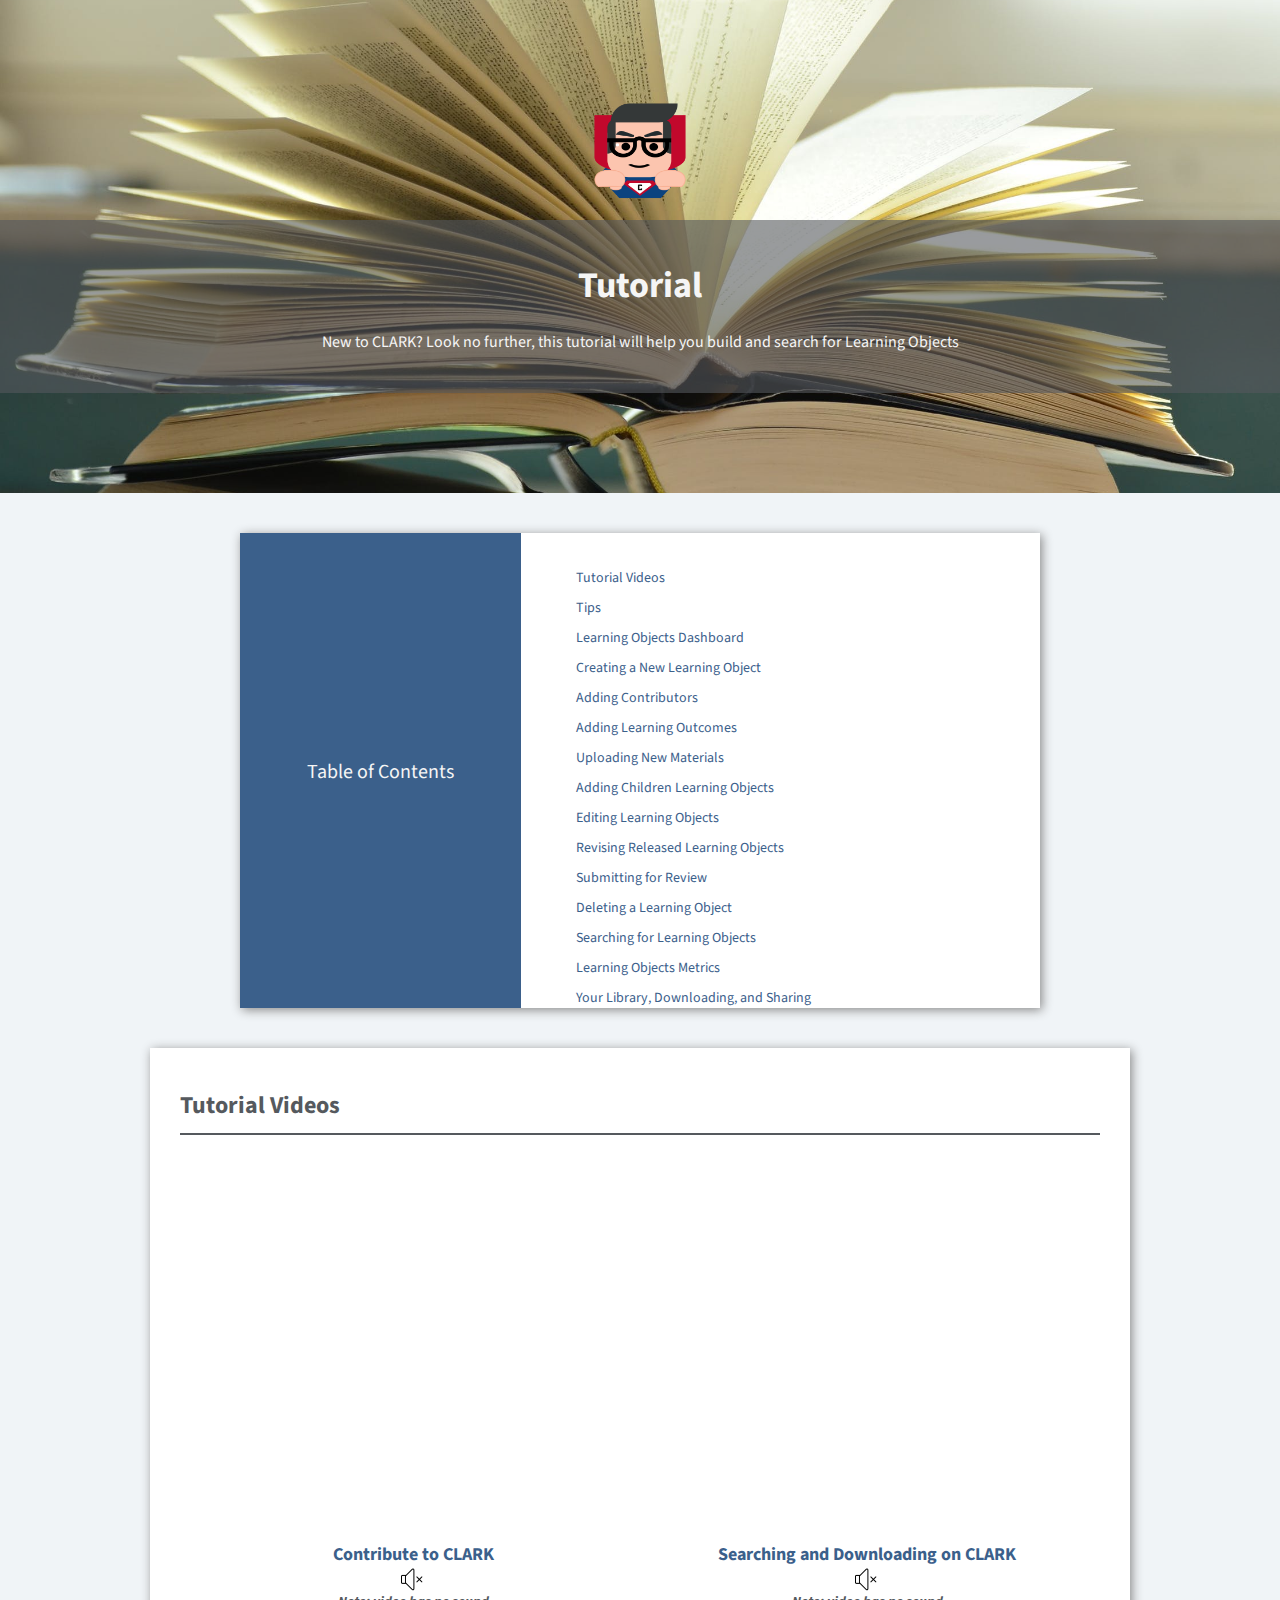
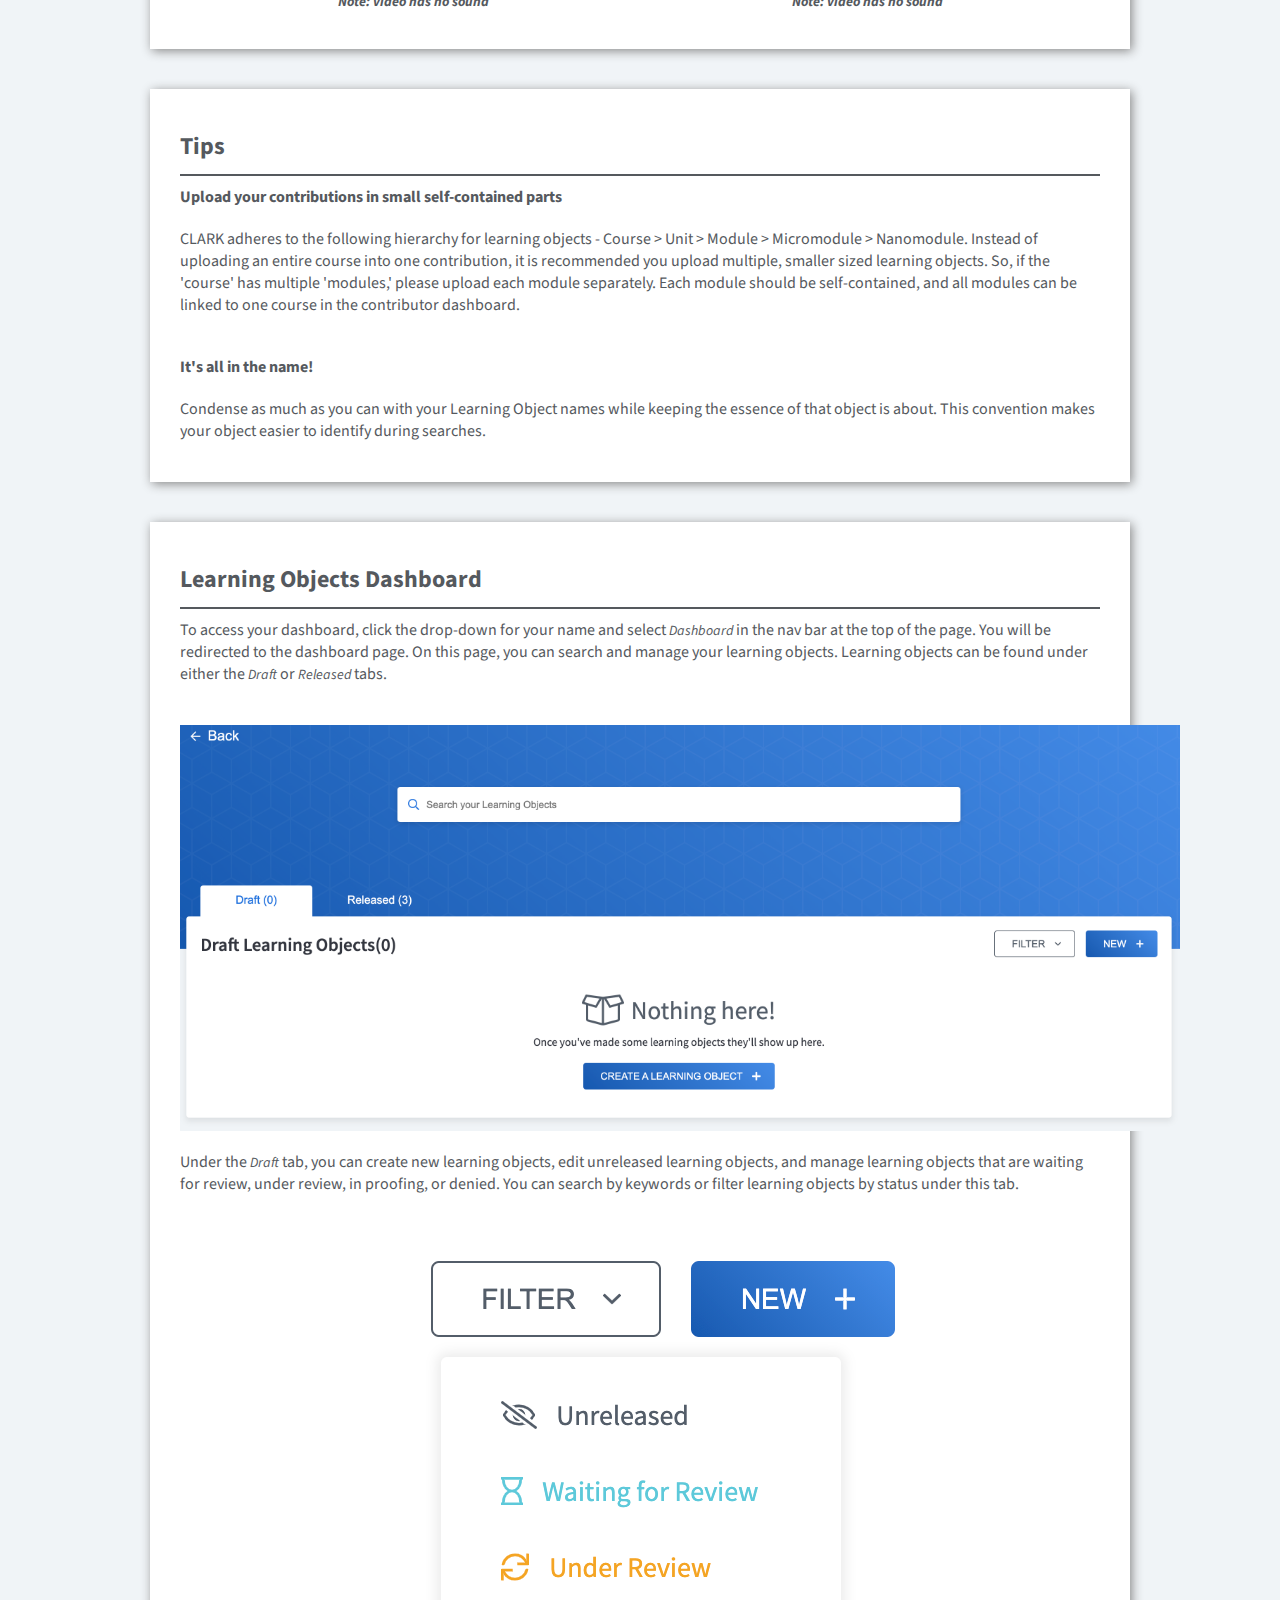
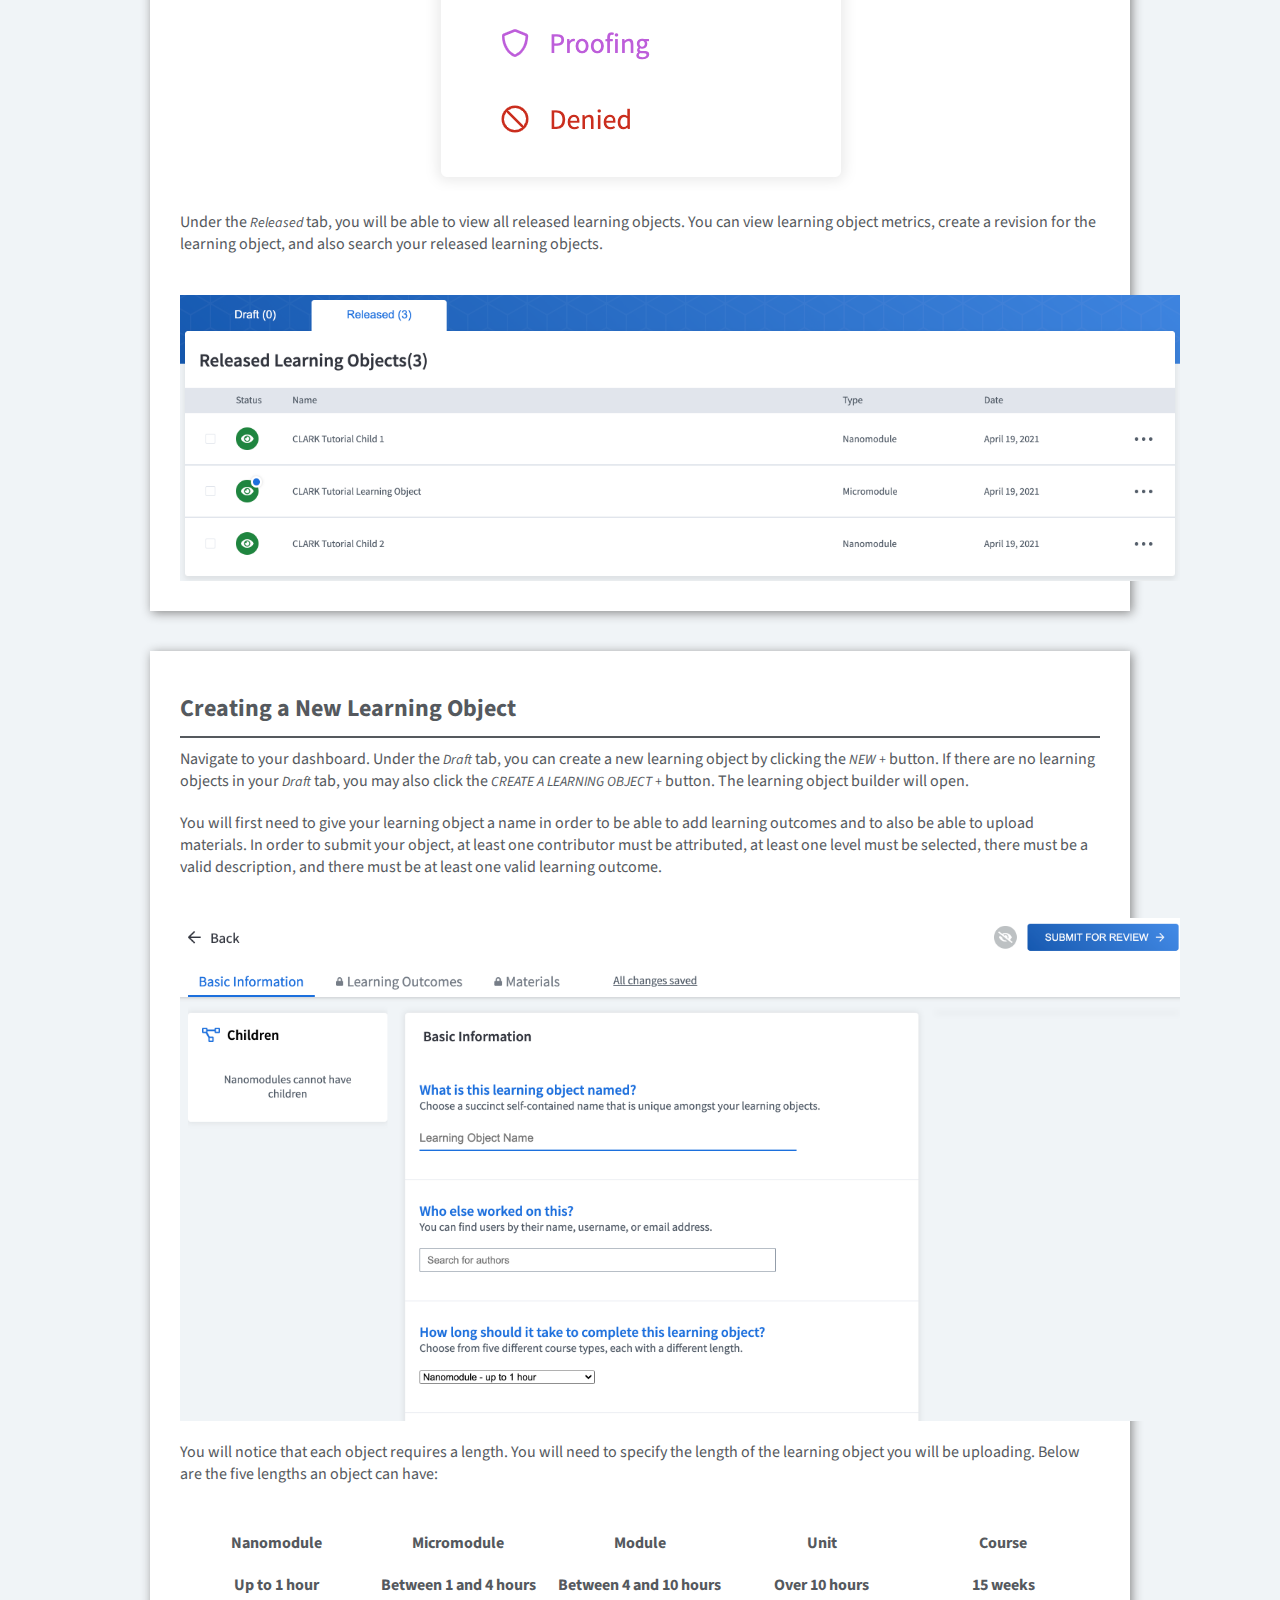
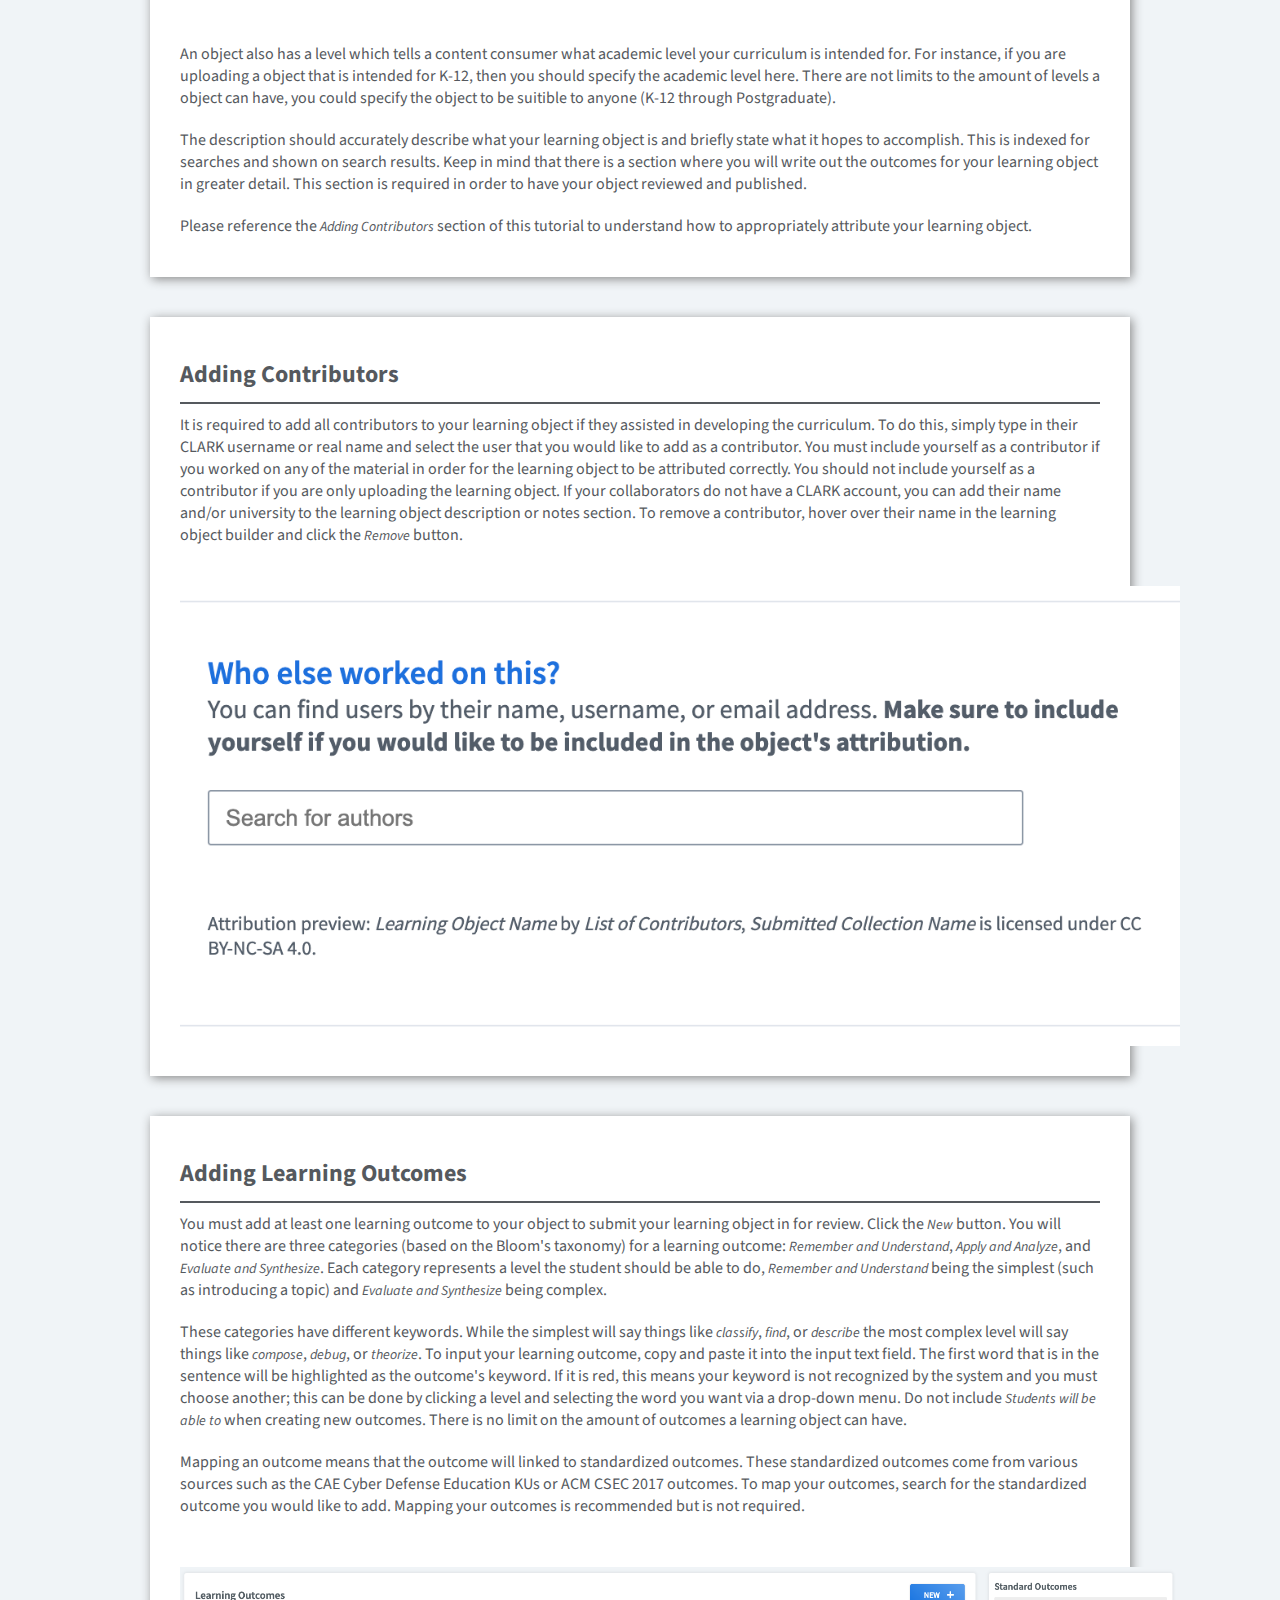
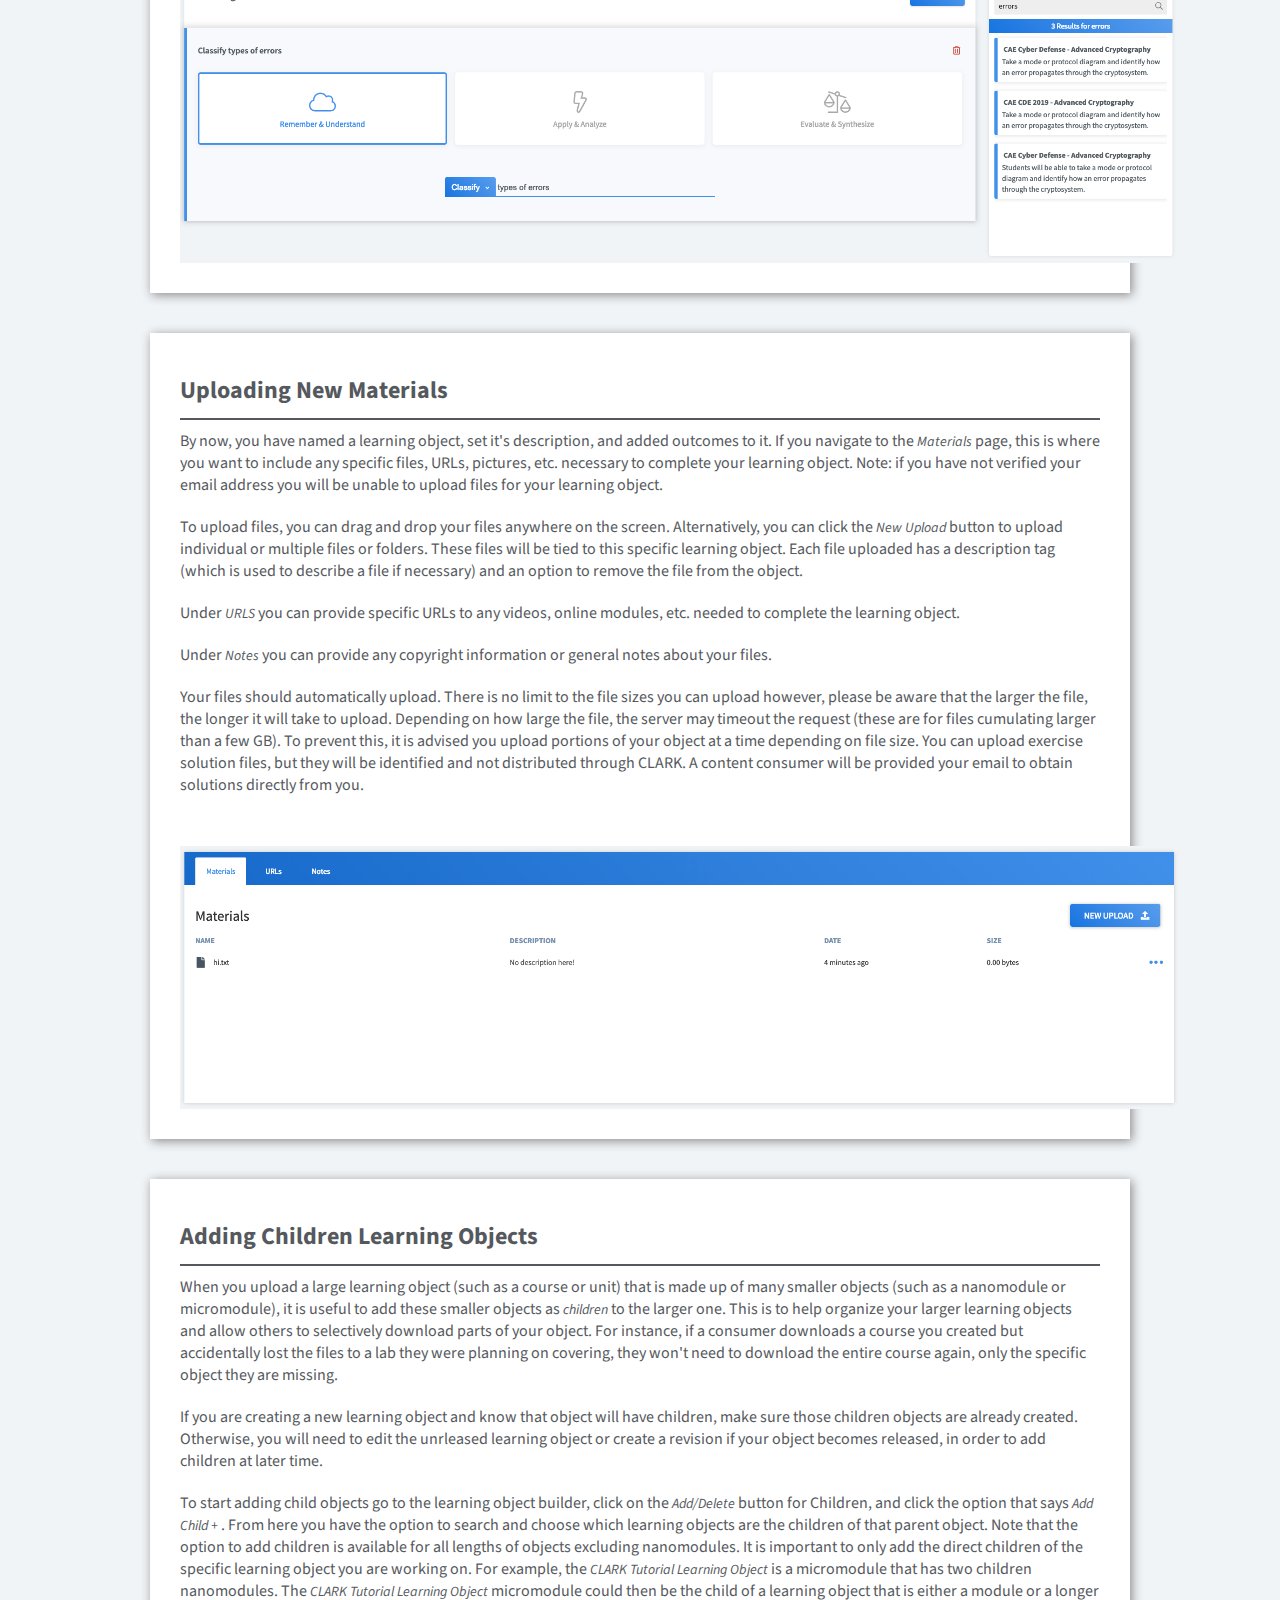
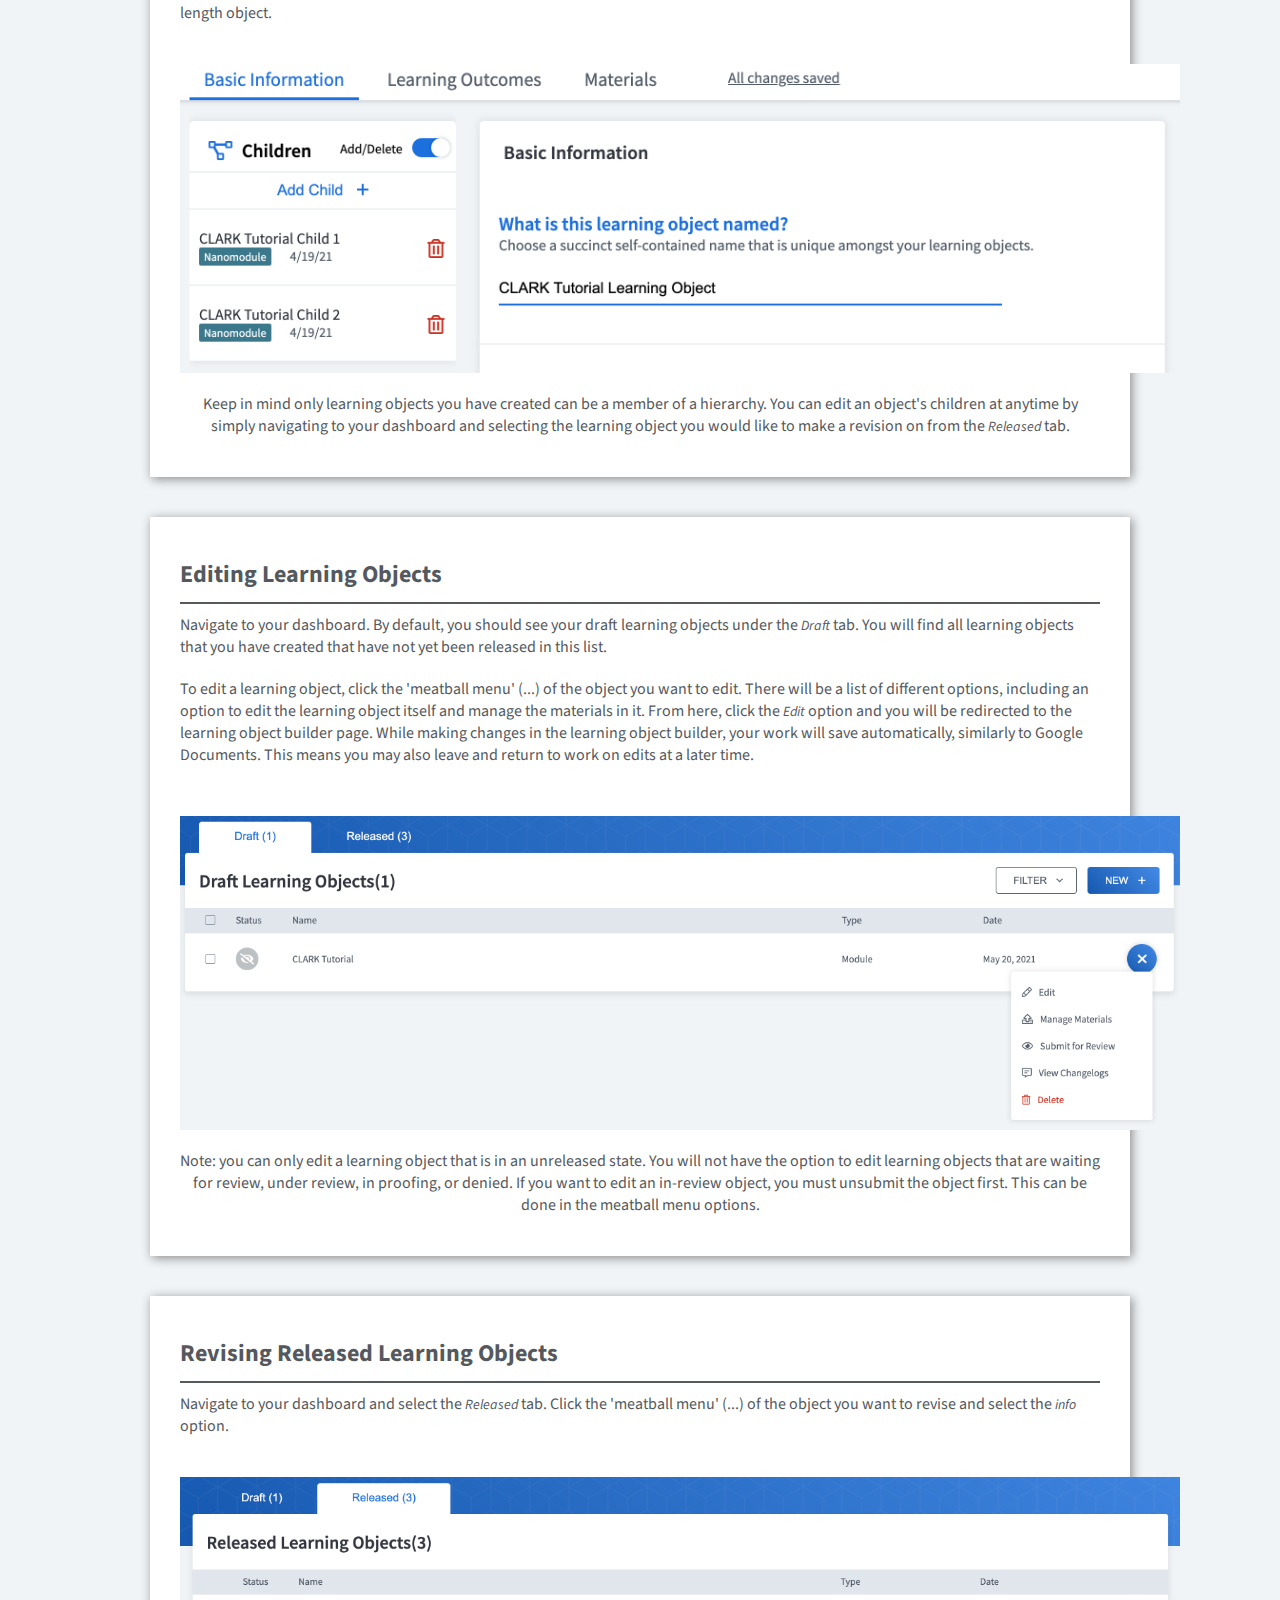
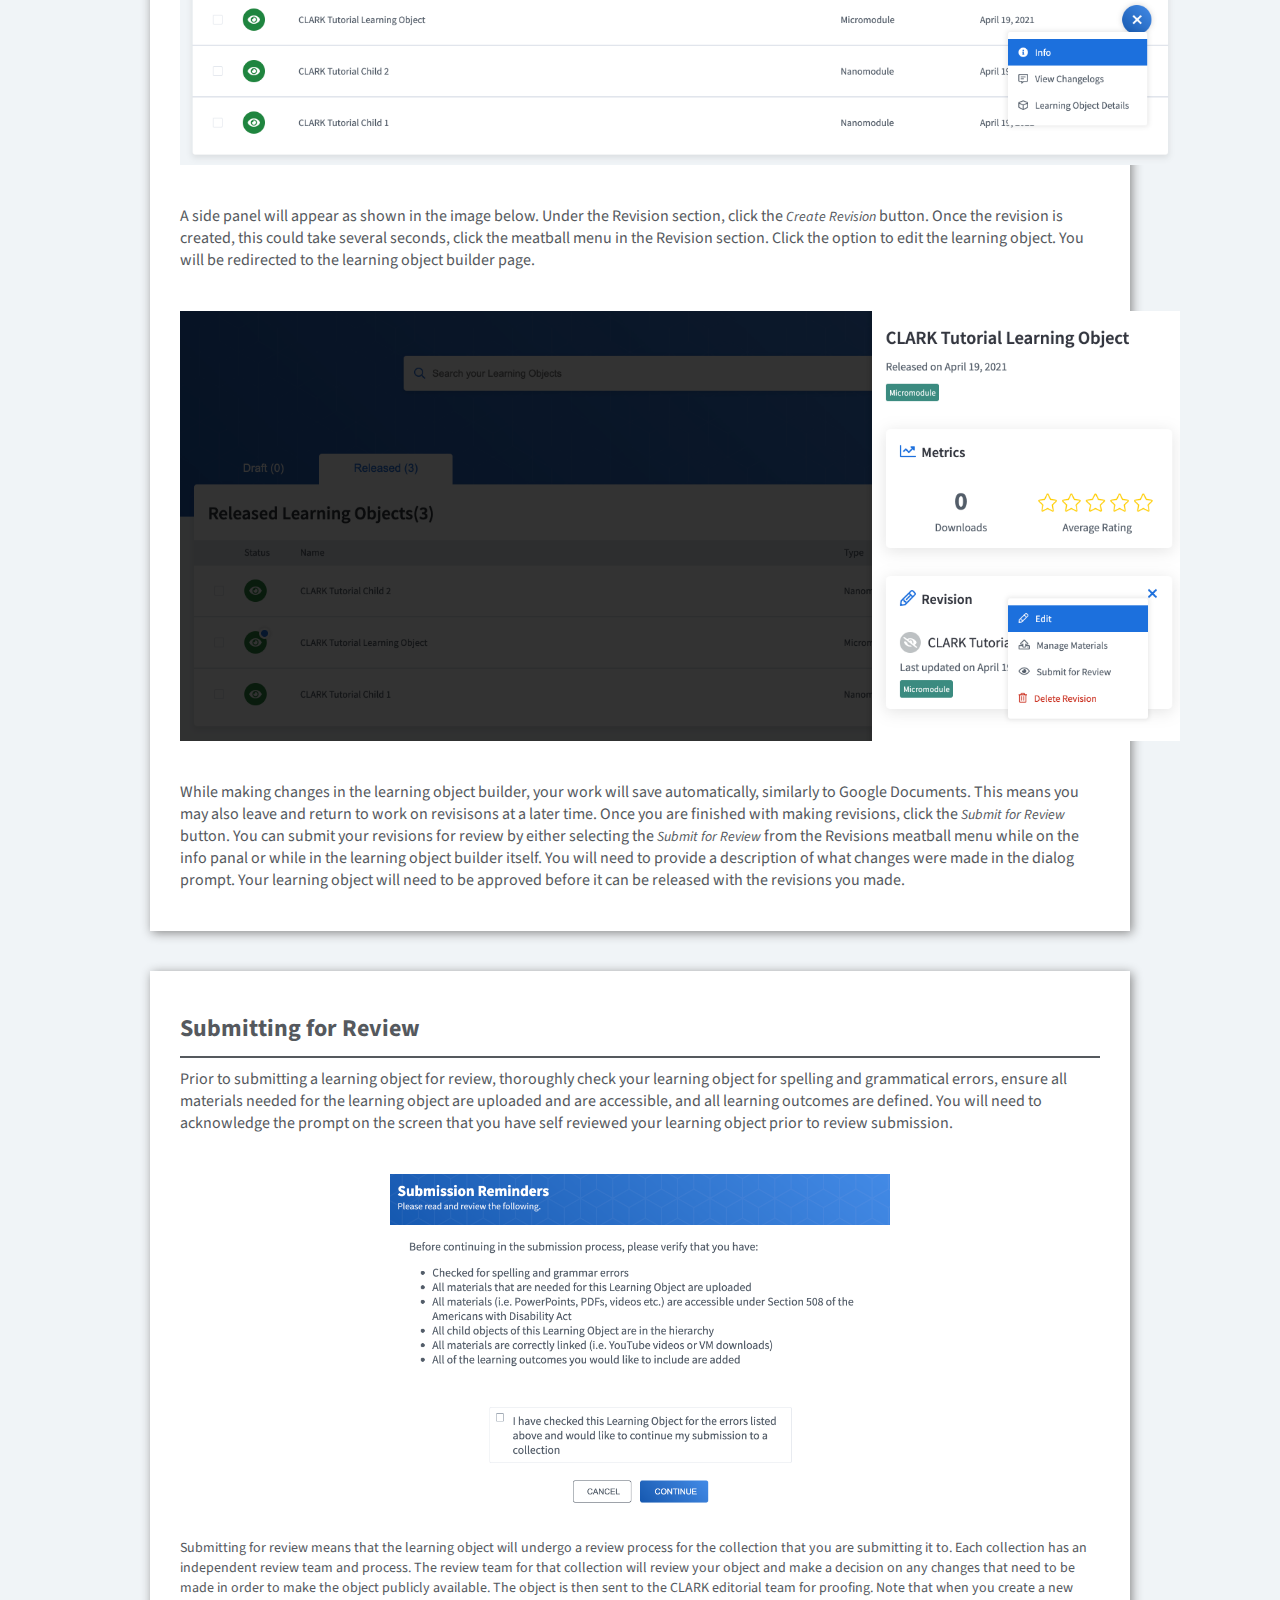
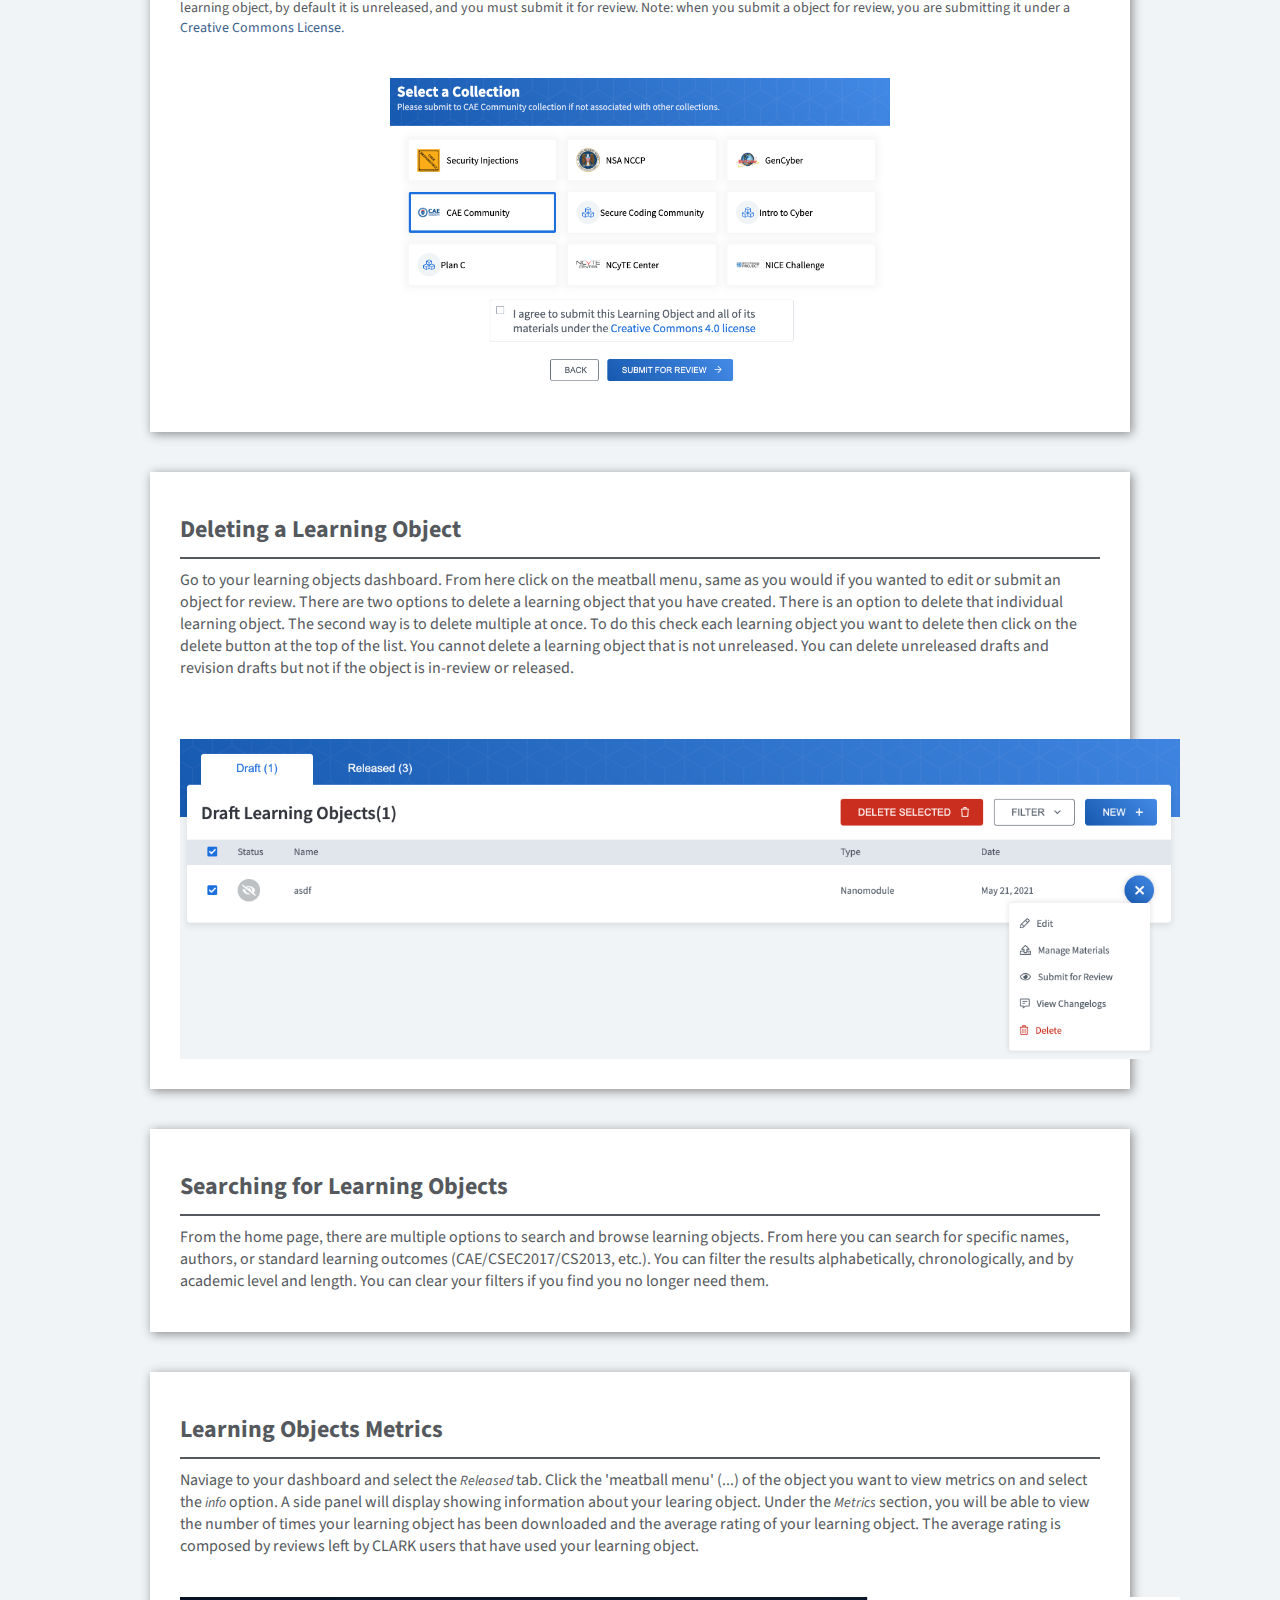
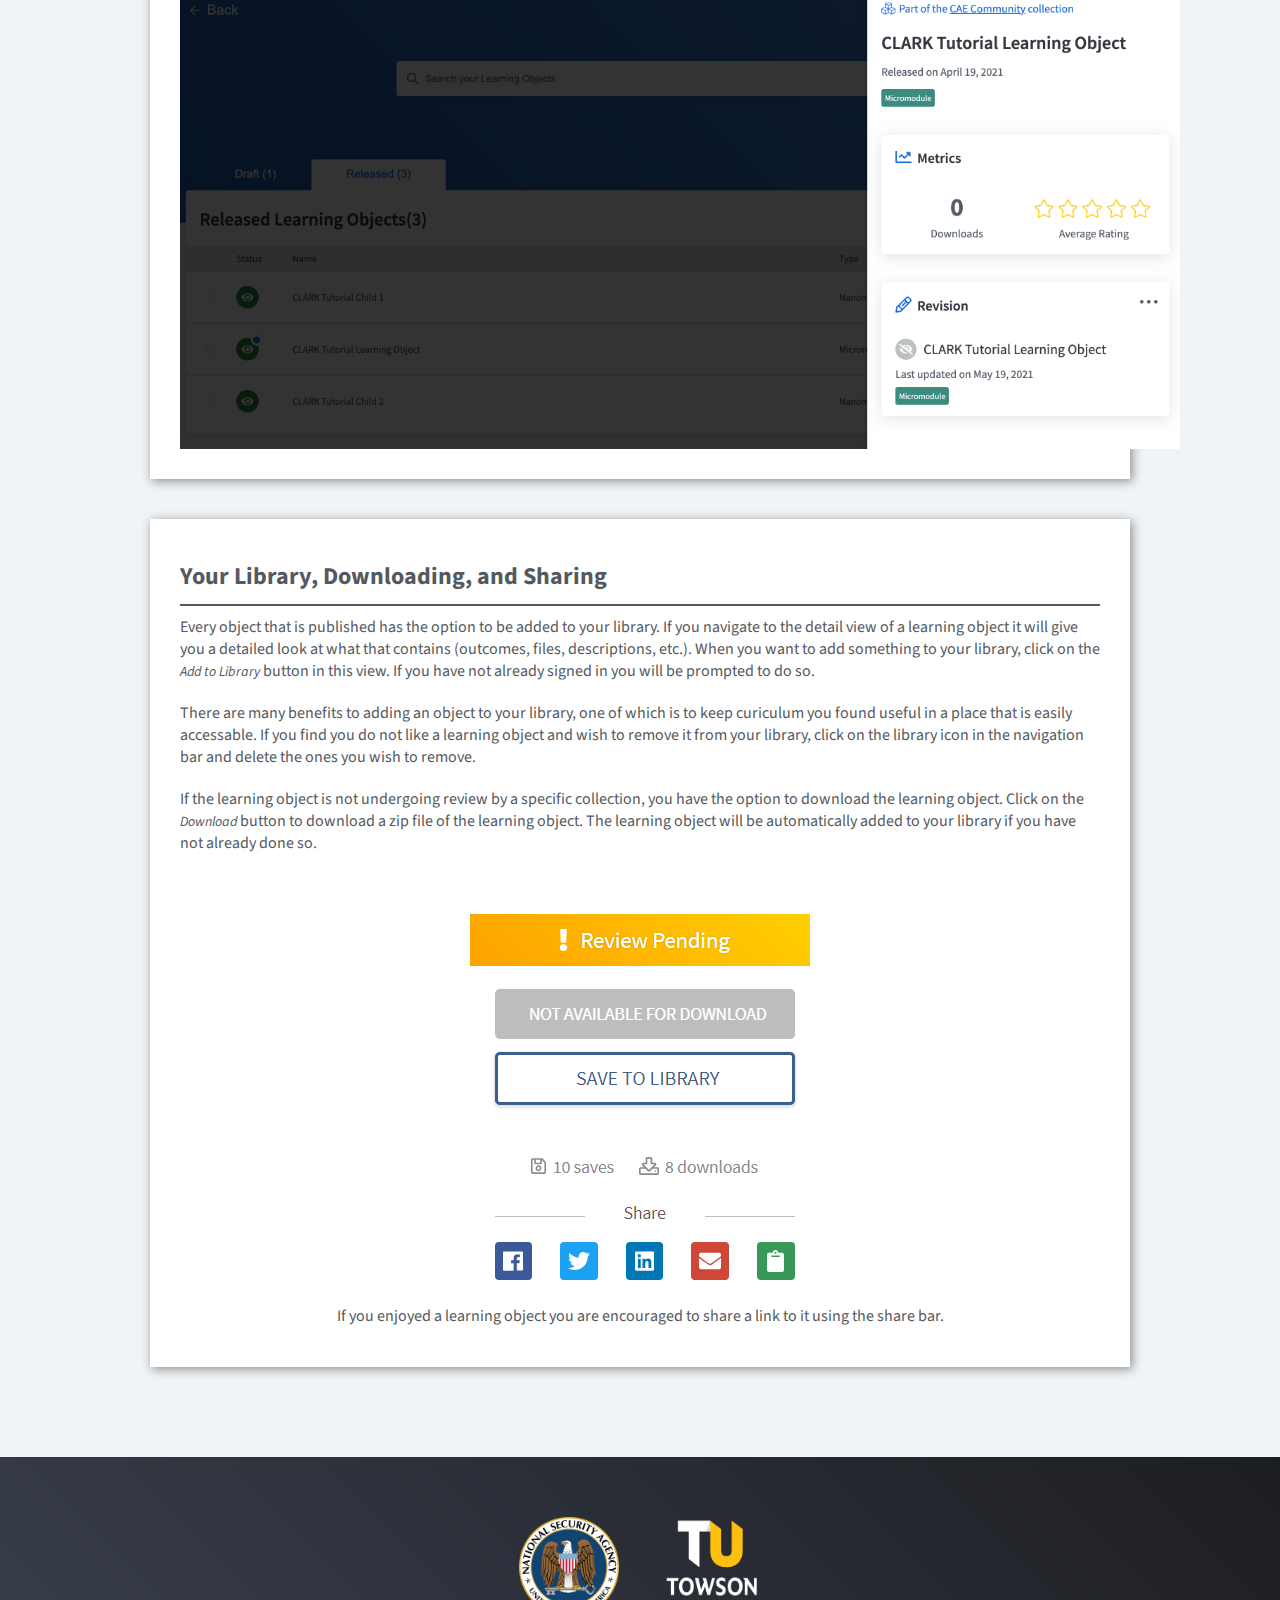
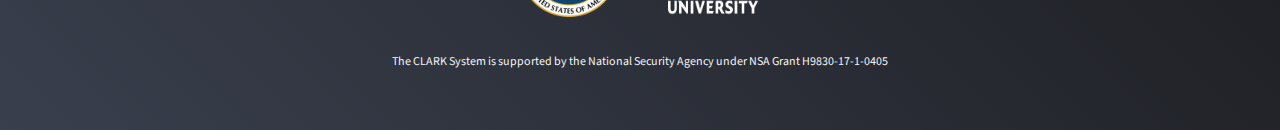
<file: index.html>
<html>
	<head>
		<link rel="stylesheet" href="./Resources/style.css">
		<link rel="icon" href="./Resources/Clark-Logo.png">
		<title>Tutorial</title>	
	</head>
	
	<body>
	
		<div class="header">
			<a href="https://clark.center/"><img src="./Resources/Clark-Logo.png" height="100" width="100" style="padding-bottom: 20px;"></a>
			<div class="header text_wrapper">
				<h1>Tutorial</h1>
				<p class="header">New to CLARK?  Look no further, this tutorial will help you build and search for Learning Objects</p>
			</div>
		</div>

		<div class="constraints">
			<br><br>

			<div class="table_contents_wrapper">
				<div class="title">
					Table of Contents
				</div>
				<div class="content">
					<a href="#Videos" class="tableOfContents">Tutorial Videos</a>
					<a href="#Tips" class="tableOfContents">Tips</a>
					<a href="#Users" class="tableOfContents">Learning Objects Dashboard</a>
					<a href="#Uploading" class="tableOfContents">Creating a New Learning Object</a>
					<a href="#Contributors" class="tableOfContents">Adding Contributors</a>
					<a href="#Outcomes" class="tableOfContents">Adding Learning Outcomes</a>
					<a href="#Materials" class="tableOfContents">Uploading New Materials</a>
					<a href="#Children" class="tableOfContents">Adding Children Learning Objects</a>
					<a href="#Editing" class="tableOfContents">Editing Learning Objects</a>
					<a href="#Revisions" class="tableOfContents">Revising Released Learning Objects</a>
					<a href="#Unpublishing" class="tableOfContents">Submitting for Review</a>
					<a href="#Deleting" class="tableOfContents">Deleting a Learning Object</a>
					<a href="#Searching" class="tableOfContents">Searching for Learning Objects</a>
					<a href="#Metrics" class="tableOfContents">Learning Objects Metrics</a>
					<a href="#Misc" class="tableOfContents">Your Library, Downloading, and Sharing</a>
				</div>
			</div>
			<br><br>
		
			<a name="Videos"><div class="section">
				<h2>Tutorial Videos</h2>
				<hr>
				<br>
				<table class="videos">
				<tr>
					<th class="videos">
						<iframe src="https://www.youtube.com/embed/Xf35kXT9jrk" frameborder="0" allow="accelerometer; autoplay; encrypted-media; gyroscope; picture-in-picture" allowfullscreen></iframe>
						<br>
						<a href="https://www.youtube.com/watch?v=Xf35kXT9jrk" class="video" target="blank">Contribute to CLARK</a>
						<br>
						<img src="./Resources/No-Sound.png" height="25px">
						<br>
						<i>Note: video has no sound</i>	
					</th>
					<th class="videos">
						<iframe src="https://www.youtube.com/embed/ymerRpfbnQQ" frameborder="0" allow="accelerometer; autoplay; encrypted-media; gyroscope; picture-in-picture" allowfullscreen></iframe>
						<br>
						<a href="https://www.youtube.com/watch?v=ymerRpfbnQQ" class="video" target="blank">Searching and Downloading on CLARK</a>
						<br>
						<img src="./Resources/No-Sound.png" height="25px">
						<br>
						<i>Note: video has no sound</i>
					</th>
				</tr>
			</table></div>
			<br><br>

			<a name="Tips"><div class="section">
				<h2>Tips</h2>
				<hr>
				<h4>Upload your contributions in small self-contained parts</h4>
                <p>CLARK adheres to the following hierarchy for learning objects - Course > Unit > Module > Micromodule > Nanomodule. Instead of uploading an entire course into one contribution, it is recommended you upload multiple, smaller sized learning objects. So, if the 'course' has multiple 'modules,' please upload each module separately. Each module should be self-contained, and all modules can be linked to one course in the contributor dashboard.</p>
				<br>
				<h4>It's all in the name!</h4>
                <p>Condense as much as you can with your Learning Object names while keeping the essence of that object is about. This convention makes your object easier to identify during searches.</p>
			</div>
			<br><br>

			<a name="Users"><div class="section">
				<h2>Learning Objects Dashboard</h2>
				<hr>
				<p>To access your dashboard, click the drop-down for your name and select <i>Dashboard</i> in the nav bar at the top of the page. You will be redirected to the dashboard page. On this page, you can search and manage your learning objects. Learning objects can be found under either the <i>Draft</i> or <i>Released</i> tabs.</p>
				<div class="picture">
					<img src="./Resources/CLARK-Dashboard.png" width="1000px">
				</div>
				<p style="padding-top: 20px;">Under the <i>Draft</i> tab, you can create new learning objects, edit unreleased learning objects, and manage learning objects that are waiting for review, under review, in proofing, or denied. You can search by keywords or filter learning objects by status under this tab.</p>
				<div class="picture">
					<img src="./Resources/CLARK-Dashboard-DraftFilters.png">
				</div>
				<p style="padding-top: 20px;">Under the <i>Released</i> tab, you will be able to view all released learning objects. You can view learning object metrics, create a revision for the learning object, and also search your released learning objects.</p>
				<div class="picture">
					<img src="./Resources/CLARK-Dashboard-Released.png" width="1000px">
				</div>
			</div>
			<br><br>

			<a name="Uploading"><div class="section">
				<h2>Creating a New Learning Object</h2>
				<hr>
				<p>Navigate to your dashboard. Under the <i>Draft</i> tab, you can create a new learning object by clicking the <i>NEW +</i> button. If there are no learning objects in your <i>Draft</i> tab, you may also click the <i>CREATE A LEARNING OBJECT +</i> button. The learning object builder will open.</p>
				<p>You will first need to give your learning object a name in order to be able to add learning outcomes and to also be able to upload materials. In order to submit your object, at least one contributor must be attributed, at least one level must be selected, there must be a valid description, and there must be at least one valid learning outcome.</p>
				<div class="picture">
					<img src="./Resources/CLARK-LO-Builder.png" width="1000px">
				</div>
				<p style="padding-top: 20px;">You will notice that each object requires a length. You will need to specify the length of the learning object you will be uploading. Below are the five lengths an object can have:</p>
				<table class="length">
					<tr>
						<th class="length">
							<h4>Nanomodule</h4>
							<p>Up to 1 hour</p>
						</th>
						<th class="length">
							<h4>Micromodule</h4>
							<p>Between 1 and 4 hours</p>
						</th>
						<th class="length">
							<h4>Module</h4>
							<p>Between 4 and 10 hours</p>
						</th>
						<th class="length">
							<h4>Unit</h4>
							<p>Over 10 hours</p>
						</th>
						<th class="length">
							<h4>Course</h4>
							<p>15 weeks</p>
						</th>
					</tr>
				</table>
				<p>An object also has a level which tells a content consumer what academic level your curriculum is intended for. For instance, if you are uploading a object that is intended for K-12, then you should specify the academic level here.  There are not limits to the amount of levels a object can have, you could specify the object to be suitible to anyone (K-12 through Postgraduate).</p>
				<p>The description should accurately describe what your learning object is and briefly state what it hopes to accomplish. This is indexed for searches and shown on search results. Keep in mind that there is a section where you will write out the outcomes for your learning object in greater detail. This section is required in order to have your object reviewed and published.</p>
				<p>Please reference the <i>Adding Contributors</i> section of this tutorial to understand how to appropriately attribute your learning object.</p>
			</div>
			<br><br>
		
			<a name="Contributors"><div class="section">
				<h2>Adding Contributors</h2>
				<hr>
				<p>It is required to add all contributors to your learning object if they assisted in developing the curriculum. To do this, simply type in their CLARK username or real name and select the user that you would like to add as a contributor. You must include yourself as a contributor if you worked on any of the material in order for the learning object to be attributed correctly. You should not include yourself as a contributor if you are only uploading the learning object. If your collaborators do not have a CLARK account, you can add their name and/or university to the learning object description or notes section. To remove a contributor, hover over their name in the learning object builder and click the <i>Remove</i> button.</p>
				<div class="picture">
					<img src="./Resources/CLARK-Contributors.png" width="1000">
				</div>
			</div>
			<br><br>
			
			<a name="Outcomes"><div class="section">
				<h2>Adding Learning Outcomes</h2>
				<hr>
				<p>You must add at least one learning outcome to your object to submit your learning object in for review. Click the <i>New</i> button. You will notice there are three categories (based on the Bloom&#39;s taxonomy) for a learning outcome: <i>Remember and Understand</i>, <i>Apply and Analyze</i>, and <i>Evaluate and Synthesize</i>. Each category represents a level the student should be able to do, <i>Remember and Understand</i> being the simplest (such as introducing a topic) and <i>Evaluate and Synthesize</i> being complex.</p>
				<p>These categories have different keywords. While the simplest will say things like <i>classify</i>, <i>find</i>, or <i>describe</i> the most complex level will say things like <i>compose</i>, <i>debug</i>, or <i>theorize</i>. To input your learning outcome, copy and paste it into the input text field. The first word that is in the sentence will be highlighted as the outcome&#39;s keyword. If it is red, this means your keyword is not recognized by the system and you must choose another; this can be done by clicking a level and selecting the word you want via a drop-down menu. Do not include <i>Students will be able to</i> when creating new outcomes.  There is no limit on the amount of outcomes a learning object can have.</p>
				<p style="padding-bottom: 20px;">Mapping an outcome means that the outcome will linked to standardized outcomes. These standardized outcomes come from various sources such as the CAE Cyber Defense Education KUs or ACM CSEC 2017 outcomes. To map your outcomes, search for the standardized outcome you would like to add. Mapping your outcomes is recommended but is not required.</p>
				<div class="picture">
					<img src="./Resources/CLARK-Outcomes.png" width="1000">
				</div>
			</div>
			<br><br>
		
			<a name="Materials"><div class="section">
				<h2>Uploading New Materials</h2>
				<hr>
				<p>By now, you have named a learning object, set it&#39;s description, and added outcomes to it. If you navigate to the <i>Materials</i> page, this is where you want to include any specific files, URLs, pictures, etc. necessary to complete your learning object. Note: if you have not verified your email address you will be unable to upload files for your learning object.</p>
				<p>To upload files, you can drag and drop your files anywhere on the screen. Alternatively, you can click the <i>New Upload</i> button to upload individual or multiple files or folders. These files will be tied to this specific learning object. Each file uploaded has a description tag (which is used to describe a file if necessary) and an option to remove the file from the object.</p>
				<p>Under <i>URLS</i> you can provide specific URLs to any videos, online modules, etc. needed to complete the learning object.</p>
				<p>Under <i>Notes</i> you can provide any copyright information or general notes about your files.</p>
				<p style="padding-bottom: 20px;">Your files should automatically upload. There is no limit to the file sizes you can upload however, please be aware that the larger the file, the longer it will take to upload. Depending on how large the file, the server may timeout the request (these are for files cumulating larger than a few GB). To prevent this, it is advised you upload portions of your object at a time depending on file size. You can upload exercise solution files, but they will be identified and not distributed through CLARK. A content consumer will be provided your email to obtain solutions directly from you.</p>
				<div class="picture">
					<img src="./Resources/CLARK-Materials-Upload.png" width="1000px">
				</div>
			</div>
			<br><br>

			<a name="Children"><div class="section">
				<h2>Adding Children Learning Objects</h2>
				<hr>
				<p>When you upload a large learning object (such as a course or unit) that is made up of many smaller objects (such as a nanomodule or micromodule), it is useful to add these smaller objects as <i>children</i> to the larger one. This is to help organize your larger learning objects and allow others to selectively download parts of your object. For instance, if a consumer downloads a course you created but accidentally lost the files to a lab they were planning on covering, they won't need to download the entire course again, only the specific object they are missing.</p>
				<p>If you are creating a new learning object and know that object will have children, make sure those children objects are already created. Otherwise, you will need to edit the unrleased learning object or create a revision if your object becomes released, in order to add children at later time.</p>
				<p>To start adding child objects go to the learning object builder, click on the <i>Add/Delete</i> button for Children, and click the option that says <i>Add Child +</i> . From here you have the option to search and choose which learning objects are the children of that parent object.  Note that the option to add children is available for all lengths of objects excluding nanomodules.  It is important to only add the direct children of the specific learning object you are working on. For example, the <i>CLARK Tutorial Learning Object</i> is a micromodule that has two children nanomodules. The <i>CLARK Tutorial Learning Object</i> micromodule could then be the child of a learning object that is either a module or a longer length object.</p>
				<div class="picture">
					<img src="./Resources/CLARK-Children-Objects.png" width="1000px">
					<p style="padding-top: 20px;">Keep in mind only learning objects you have created can be a member of a hierarchy.  You can edit an object&#39;s children at anytime by simply navigating to your dashboard and selecting the learning object you would like to make a revision on from the <i>Released</i> tab.</p>
				</div>
			</div>
			<br><br>

			<a name="Editing"><div class="section">
				<h2>Editing Learning Objects</h2>
				<hr>
				<p>Navigate to your dashboard. By default, you should see your draft learning objects under the <i>Draft</i> tab. You will find all learning objects that you have created that have not yet been released in this list.</p>
				<p style="padding-bottom: 20px;">To edit a learning object, click the 'meatball menu' (...) of the object you want to edit. There will be a list of different options, including an option to edit the learning object itself and manage the materials in it. From here, click the <i>Edit</i> option and you will be redirected to the learning object builder page. While making changes in the learning object builder, your work will save automatically, similarly to Google Documents. This means you may also leave and return to work on edits at a later time.</p>
				<div class="picture">
					<img src="./Resources/CLARK-Draft-Edit.png" width="1000px">
					<p style="padding-top: 20px;">Note: you can only edit a learning object that is in an unreleased state. You will not have the option to edit learning objects that are waiting for review, under review, in proofing, or denied. If you want to edit an in-review object, you must unsubmit the object first. This can be done in the meatball menu options.</p>
				</div>
			</div>
			<br><br>

			<a name="Revisions"><div class="section">
				<h2>Revising Released Learning Objects</h2>
				<hr>
				<p>Navigate to your dashboard and select the <i>Released</i> tab. Click the 'meatball menu' (...) of the object you want to revise and select the <i>info</i> option.</p> 
				<div class="picture">
					<img src="./Resources/CLARK-editing-partone.png" width="1000px">
				</div>
				<p style="padding-top: 40px;">A side panel will appear as shown in the image below. Under the Revision section, click the <i>Create Revision</i> button. Once the revision is created, this could take several seconds, click the meatball menu in the Revision section. Click the option to edit the learning object. You will be redirected to the learning object builder page.</p>
				<div class="picture">
					<img src="./Resources/CLARK-Create-Revision.png" width="1000px">
				</div>
				<p style="padding-top: 40px;">While making changes in the learning object builder, your work will save automatically, similarly to Google Documents. This means you may also leave and return to work on revisisons at a later time. Once you are finished with making revisions, click the <i>Submit for Review</i> button. You can submit your revisions for review by either selecting the <i>Submit for Review</i> from the Revisions meatball menu while on the info panal or while in the learning object builder itself. You will need to provide a description of what changes were made in the dialog prompt. Your learning object will need to be approved before it can be released with the revisions you made.</p> 
			</div>
			<br><br>
		
			<a name="Unpublishing"><div class="section">
				<h2>Submitting for Review</h2>
				<hr>
				<p>Prior to submitting a learning object for review, thoroughly check your learning object for spelling and grammatical errors, ensure all materials needed for the learning object are uploaded and are accessible, and all learning outcomes are defined. You will need to acknowledge the prompt on the screen that you have self reviewed your learning object prior to review submission.</p>
				<div class="picture">
					<img src="./Resources/CLARK-Submission-Review.png" width="500px">
				</div>
				<p>Submitting for review means that the learning object will undergo a review process for the collection that you are submitting it to. Each collection has an independent review team and process. The review team for that collection will review your object and make a decision on any changes that need to be made in order to make the object publicly available. The object is then sent to the CLARK editorial team for proofing. Note that when you create a new learning object, by default it is unreleased, and you must submit it for review. Note: when you submit a object for review, you are submitting it under a <a href="https://creativecommons.org/licenses/by-nc-sa/4.0/legalcode">Creative Commons License.</a></p>
				<div class="picture">
					<img src="./Resources/CLARK-Submit-Review.png" width="500px">
				</div>
			</div>
			<br><br>
		
			<a name="Deleting"><div class="section">
				<h2>Deleting a Learning Object</h2>
				<hr>
				<p>Go to your learning objects dashboard. From here click on the meatball menu, same as you would if you wanted to edit or submit an object for review. There are two options to delete a learning object that you have created. There is an option to delete that individual learning object. The second way is to delete multiple at once. To do this check each learning object you want to delete then click on the delete button at the top of the list. You cannot delete a learning object that is not unreleased. You can delete unreleased drafts and revision drafts but not if the object is in-review or released.</p>
				<br>
				<div class="picture">
					<img src="./Resources/CLARK-Deleting.png" width="1000px">
				</div>
			</div>
			<br><br>

			<a name="Searching"><div class="section">
				<h2>Searching for Learning Objects</h2>
				<hr>
				<p>From the home page, there are multiple options to search and browse learning objects. From here you can search for specific names, authors, or standard learning outcomes (CAE/CSEC2017/CS2013, etc.). You can filter the results alphabetically, chronologically, and by academic level and length. You can clear your filters if you find you no longer need them.</p>
			</div>
			<br><br>

			<a name="Metrics"><div class="section">
				<h2>Learning Objects Metrics</h2>
				<hr>
				<p>Naviage to your dashboard and select the <i>Released</i> tab. Click the 'meatball menu' (...) of the object you want to view metrics on and select the <i>info</i> option. A side panel will display showing information about your learing object. Under the <i>Metrics</i> section, you will be able to view the number of times your learning object has been downloaded and the average rating of your learning object. The average rating is composed by reviews left by CLARK users that have used your learning object. </p>
				<div class="picture">
					<img src="./Resources/CLARK-Metrics.png" width="1000px">
				</div>
			</div>
			<br><br>

			<a name="Misc"><div class="section">
				<h2>Your Library, Downloading, and Sharing</h2>
				<hr>
				<p>Every object that is published has the option to be added to your library. If you navigate to the detail view of a learning object it will give you a detailed look at what that contains (outcomes, files, descriptions, etc.). When you want to add something to your library, click on the <i>Add to Library</i> button in this view. If you have not already signed in you will be prompted to do so.</p>
				<p>There are many benefits to adding an object to your library, one of which is to keep curiculum you found useful in a place that is easily accessable. If you find you do not like a learning object and wish to remove it from your library, click on the library icon in the navigation bar and delete the ones you wish to remove.</p>
				<p>If the learning object is not undergoing review by a specific collection, you have the option to download the learning object. Click on the <i>Download</i> button to download a zip file of the learning object. The learning object will be automatically added to your library if you have not already done so.</p>
				<div class="picture">
					<br><img src="./Resources/CLARK-Download-Library.PNG"><br>
					<p>If you enjoyed a learning object you are encouraged to share a link to it using the share bar.</p>
				</div>
			</div>
			<br><br>
		</div>
	</body>
	
	<footer>
		<img src="./Resources/NSA-Logo.png" class="footer">
		<img src="./Resources/towson-logo.png" class="footer">
		<p class="footer">The CLARK System is supported by the National Security Agency under NSA Grant H9830-17-1-0405</p>
	</footer>
</html>
</file>
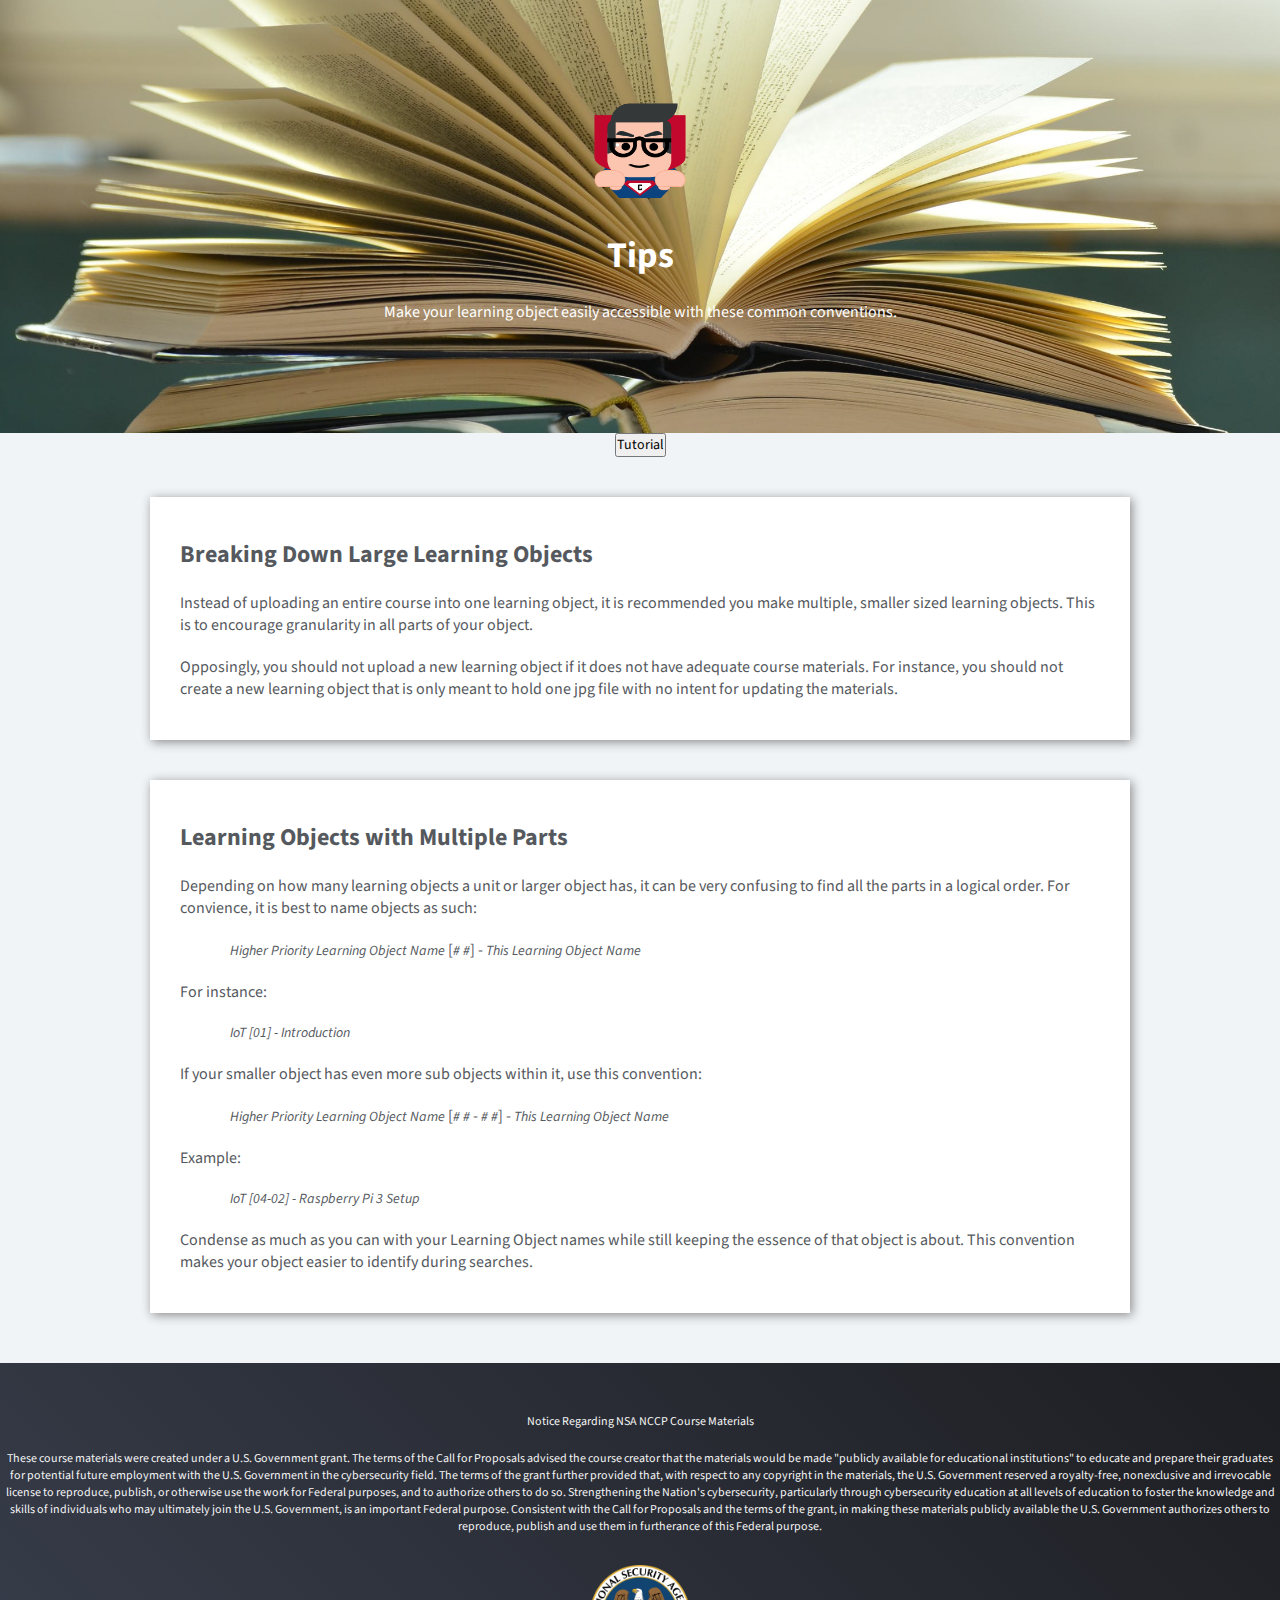
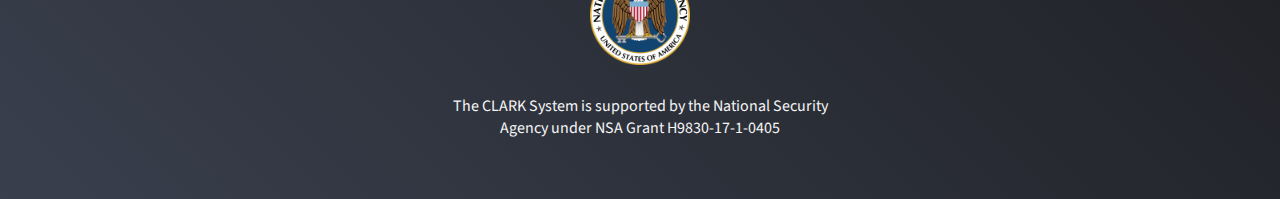
<file: CLARK-Best-Practices.html>
<html>
    <head>	
        <link rel="stylesheet" href="./Resources/style.css">
        <link rel="icon" href="./Resources/Clark-Logo.png">
        <title>Best Practices</title>
    </head>

    <body>
        <div class="header">
            <center>
                <img src="./Resources/Clark-Logo.png" height="100" width="100" style="padding-bottom: 20px;">
                <h1 style="color: white;">Tips</h1>
                <p text-align="center" style="color: white;">Make your learning object easily accessible with these common conventions.</p>
            </center>
        </div>

        <div class="navBar">
			<center><a href="./CLARK-Tutorial.html"><button class="navBar">Tutorial</button></a></center>
		</div>

        <div class="constraints">
            <br><br>

            <div class="section">
                <h2>Breaking Down Large Learning Objects</h2>
                <p>Instead of uploading an entire course into one learning object, it is recommended you make multiple, smaller sized learning objects.  This is to encourage granularity in all parts of your object.</p>
                <p>Opposingly, you should not upload a new learning object if it does not have adequate course materials.  For instance, you should not create a new learning object that is only meant to hold one jpg file with no intent for updating the materials.</p>
            </div>
            <br><br>

            <div class="section">
                <h2>Learning Objects with Multiple Parts</h2>
                <p>Depending on how many learning objects a unit or larger object has, it can be very confusing to find all the parts in a logical order.  For convience, it is best to name objects as such:</p>
                <p style="margin-left: 50px;"><i>Higher Priority Learning Object Name</i> [<i># #</i>] - <i>This Learning Object Name</i></p>
                <p>For instance:</p>
                <p style="margin-left: 50px;"><i>IoT [01] - Introduction</i></p>
                <p>If your smaller object has even more sub objects within it, use this convention: </p>
                <p style="margin-left: 50px;"><i>Higher Priority Learning Object Name</i> [<i># #</i> - <i># #</i>] - <i>This Learning Object Name</i></p>
                <p>Example:</p>
                <p style="margin-left: 50px;"><i>IoT [04-02] - Raspberry Pi 3 Setup</i></p>
                <p>Condense as much as you can with your Learning Object names while still keeping the essence of that object is about.  This convention makes your object easier to identify during searches.</p>
            </div>
        
        </div>
        
    </body>

    <footer>
        <p style="font-size: 12px;">Notice Regarding NSA NCCP Course Materials</p>
        <p style="font-size: 12px; margin-bottom: 20px;">These course materials were created under a U.S. Government grant. The terms of the Call for Proposals advised the course creator that the materials would be made "publicly available for educational institutions" to educate and prepare their graduates for potential future employment with the U.S. Government in the cybersecurity field. The terms of the grant further provided that, with respect to any copyright in the materials, the U.S. Government reserved a royalty-free, nonexclusive and irrevocable license to reproduce, publish, or otherwise use the work for Federal purposes, and to authorize others to do so. Strengthening the Nation's cybersecurity, particularly through cybersecurity education at all levels of education to foster the knowledge and skills of individuals who may ultimately join the U.S. Government, is an important Federal purpose. Consistent with the Call for Proposals and the terms of the grant, in making these materials publicly available the U.S. Government authorizes others to reproduce, publish and use them in furtherance of this Federal purpose.</p>
        <img src="./Resources/NSA-Logo.png" width="100" height="100" style="padding-bottom: 20px;">
        <p>The CLARK System is supported by the National Security<br>Agency under NSA Grant H9830-17-1-0405</p>
    </footer>
</html>
</file>
<file: Resources/style.css>
@import url('https://fonts.googleapis.com/css?family=Source+Sans+Pro:200,300,400,600,700');

* {
    font-family: 'Source Sans Pro', serif;
    font-size: 14px;
    margin: 0px;
    padding: 0px;
}
body {
    background-color: #f0f4f7;
    color: #55595e;
}
footer {
    text-align: center;
    padding-top: 40px;
    padding-bottom: 50px;
    width: 100%;
    margin: 0;
    color: whitesmoke;
    background: linear-gradient(45deg, #393f4d, #1d1e22);
}
h1 {
    font-size: 36px;
    padding-top: 10px;
    padding-bottom: 10px;
    color: whitesmoke;
    opacity: none;
}
h2 {
    font-size: 24px;
    padding-top: 10px;
    padding-bottom: 10px;
}
h3 {
    font-size: 20px;
    padding-top: 10px;
    padding-bottom: 10px;
}
h4 {
    font-size: 16px;
    padding-top: 10px;
    padding-bottom: 10px;
}
p {
    padding-top: 10px;
    padding-bottom: 10px;
    font-size: 16px;
}
li {
    padding: 4px;
    font-size: 16px;
}
a {
    text-decoration-line: none;
    cursor: pointer;
}
hr {
    background-color: #55595e;
    height: 2px;
    border: none;
}
iframe {
    width: 100%;
    height: 380px;
}
p.header {
    text-align: center;
    color: whitesmoke;
    opacity: 1;
}
p.footer {
    font-size: 12px;
}
a:link {
    color: #3b608b;
}
a:visited {
    color: #183455;
}
a.tableOfContents {
    display: block;
    padding: 5px;
}
a.video {
    font-size: 18px;
}
img.footer {
    padding: 20px;
    width: 100px;
    height: 100px;
}
table.videos {
    padding: 5px;
    width: 100%;
}
table.length {
    width: 100%;
    padding: 5px;
    margin: 20px 0;
}
th.videos {
    width: 50%;
    padding: 0 10px;
}
th.length {
    width: 20%;
}
div.section {
    background-color: white;
    padding: 30px;
    box-shadow: 2px 2px 10px #888888;
    cursor: default;
}
div.constraints {
    margin-bottom: 50px;
    margin-left: 150px;
    margin-right: 150px;
}
div.header {
    background-image: url("./header-image.jpeg");
    background-repeat: no-repeat;
    background-position: center;
    background-size: cover;
    padding-top: 100px;
    padding-bottom: 100px;
    width: 100%;
    text-align: center;
}
div.header.text_wrapper {
    background-color: rgba(85,89,94, .6);
    background-image: none;
    margin: 0 auto;
    padding: 30px 0;
}
div.picture {
    text-align: center;
    margin-top: 30px;
}
div.table_contents_wrapper {
    display: flex;
    flex: 1;
    width: 800px;
    height: 475px;
    background-color: white;
    box-shadow: 2px 2px 10px #888888;
    margin: 0 auto;
}
div.title {
    width: 300px;
    background-color: #3b608b;
    color: whitesmoke;
    display: flex-wrap;
    text-align: center;
    font-size: 20px;
    padding: 225px 0;
}
div.content {
    width: 500px;
    margin-left: 50px;
    padding: 30px 0;
}
</file>
